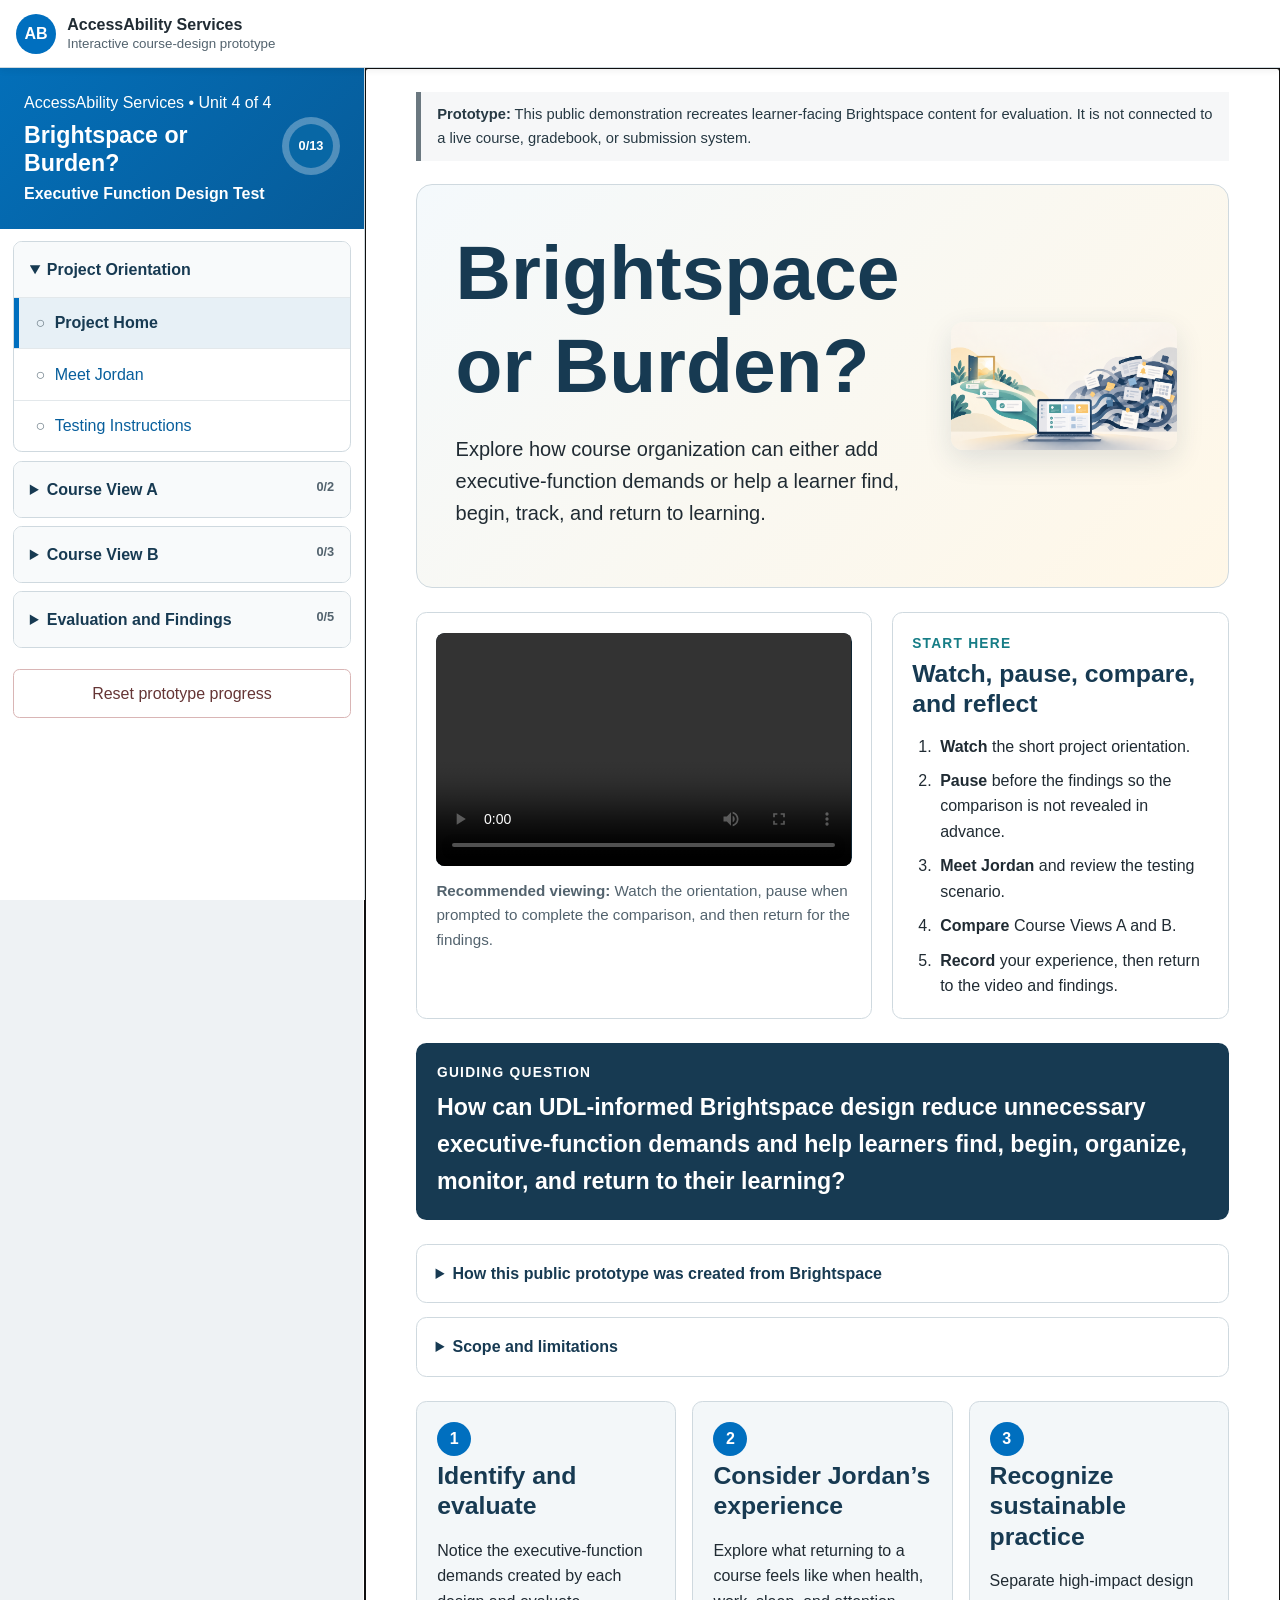
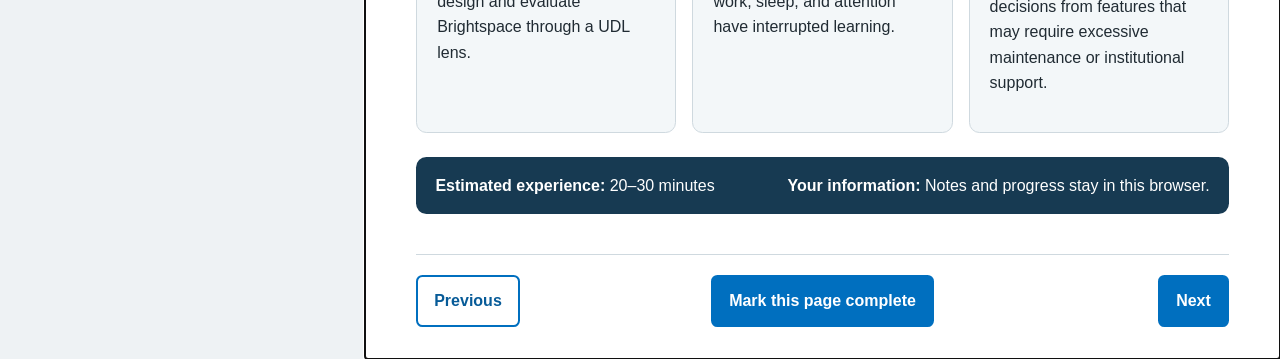
<file: index.html>
<!doctype html>
<html lang="en">
<head>
  <meta charset="utf-8">
  <meta name="viewport" content="width=device-width, initial-scale=1">
  <meta name="description" content="An interactive Brightspace-inspired prototype exploring executive-function-friendly course design through Universal Design for Learning.">
  <title>Brightspace or Burden? Executive Function Design Test</title>
  <link rel="stylesheet" href="styles.css">
  <script src="app.js" defer></script>
</head>
<body>
  <a class="skip-link" href="#main-content">Skip to main content</a>

  <header class="topbar">
    <button class="icon-button menu-button" id="menu-button" type="button" aria-expanded="false" aria-controls="course-navigation">
      <span aria-hidden="true">☰</span><span class="sr-only">Open course navigation</span>
    </button>
    <a class="brand" href="#home" data-page-link="home">
      <span class="brand-mark" aria-hidden="true">AB</span>
      <span><strong>AccessAbility Services</strong><small>Interactive course-design prototype</small></span>
    </a>
  </header>

  <div class="app-shell">
    <aside class="sidebar" id="course-navigation" aria-label="Course navigation">
      <div class="course-banner">
        <p>AccessAbility Services <span aria-hidden="true">•</span> Unit 4 of 4</p>
        <div class="course-title-row">
          <h1>Brightspace or Burden?</h1>
          <div class="progress-ring" id="progress-ring" role="img" aria-label="0 of 13 pages complete">
            <span id="progress-count">0/13</span>
          </div>
        </div>
        <p class="course-subtitle">Executive Function Design Test</p>
      </div>

      <nav class="course-nav" aria-label="Prototype pages">
        <details open>
          <summary>Project Orientation</summary>
          <a href="#home" data-page-link="home">Project Home</a>
          <a href="#jordan" data-page-link="jordan">Meet Jordan</a>
          <a href="#instructions" data-page-link="instructions">Testing Instructions</a>
        </details>
        <details>
          <summary>Course View A <span class="module-count">0/2</span></summary>
          <a href="#view-a" data-page-link="view-a">Week 4: Investigative Thinking</a>
          <a href="#assignment-a" data-page-link="assignment-a">A – Field Observation Brief</a>
        </details>
        <details>
          <summary>Course View B <span class="module-count">0/3</span></summary>
          <a href="#view-b" data-page-link="view-b">Week 4: Observation vs. Inference</a>
          <a href="#checklist" data-page-link="checklist">Jordan’s Return-to-Learning Checklist</a>
          <a href="#assignment-b" data-page-link="assignment-b">B – Field Observation Brief</a>
        </details>
        <details>
          <summary>Evaluation and Findings <span class="module-count">0/5</span></summary>
          <a href="#evaluation" data-page-link="evaluation">Participant Evaluation</a>
          <a href="#educator" data-page-link="educator">Practical Faculty Resource</a>
          <a href="#findings" data-page-link="findings">Best-Practice Findings</a>
          <a href="#sources" data-page-link="sources">Sources and Course Connections</a>
          <a href="#discussion" data-page-link="discussion">Discussion Activity</a>
        </details>
      </nav>

      <button id="reset-button" class="reset-button" type="button">Reset prototype progress</button>
    </aside>

    <div class="sidebar-scrim" id="sidebar-scrim" hidden></div>

    <main id="main-content" class="main-content" tabindex="-1">
      <div class="prototype-notice" role="note">
        <strong>Prototype:</strong> This public demonstration recreates learner-facing Brightspace content for evaluation. It is not connected to a live course, gradebook, or submission system.
      </div>

      <section class="page is-active" id="page-home" data-page="home" aria-labelledby="home-title">
        <div class="hero">
          <div class="hero-copy">
            <h2 id="home-title">Brightspace or Burden?</h2>
            <p class="hero-lead">Explore how course organization can either add executive-function demands or help a learner find, begin, track, and return to learning.</p>
          </div>
          <img src="assets/brightspace-burden-hero.png" alt="A laptop between a clear, supported pathway and a crowded tangle of competing information.">
        </div>

        <section class="orientation-section" aria-labelledby="walkthrough-title">
          <div class="video-stage">
            <video
              class="project-video"
              controls
              preload="metadata"
              aria-label="Brightspace or Burden project walkthrough by Alison Dodge"
            >
              <source src="assets/project-walkthrough.mp4" type="video/mp4">
              Your browser does not support the video player.
              <a href="assets/project-walkthrough.mp4">Download the project walkthrough video</a>.
            </video>
            <p class="video-note"><strong>Recommended viewing:</strong> Watch the orientation, pause when prompted to complete the comparison, and then return for the findings.</p>
          </div>
          <div class="orientation-copy">
            <p class="eyebrow">Start here</p>
            <h3 id="walkthrough-title">Watch, pause, compare, and reflect</h3>
            <ol class="compact-steps">
              <li><strong>Watch</strong> the short project orientation.</li>
              <li><strong>Pause</strong> before the findings so the comparison is not revealed in advance.</li>
              <li><strong>Meet Jordan</strong> and review the testing scenario.</li>
              <li><strong>Compare</strong> Course Views A and B.</li>
              <li><strong>Record</strong> your experience, then return to the video and findings.</li>
            </ol>
          </div>
        </section>

        <div class="research-question" role="note">
          <p class="eyebrow">Guiding question</p>
          <p>How can UDL-informed Brightspace design reduce unnecessary executive-function demands and help learners find, begin, organize, monitor, and return to their learning?</p>
        </div>

        <details class="project-details">
          <summary>How this public prototype was created from Brightspace</summary>
          <div>
            <p>I first built the learner-facing pages and activities in a D2L Brightspace sandbox. Because my classmates and colleagues cannot enter that private course, I exported the course package. It contained the HTML pages and images I created, Brightspace configuration files, and a manifest—essentially a map that tells a learning platform which files belong in the course and how they fit together.</p>
            <p>With help from ChatGPT, I used those exported materials to code this public HTML, CSS, and JavaScript reconstruction. I made the learning-content, comparison, and design decisions; ChatGPT helped translate those decisions into a working public prototype. No student records or private course data were included.</p>
          </div>
        </details>

        <details class="project-details">
          <summary>Scope and limitations</summary>
          <div>
            <p>This is a design demonstration, not a live course or a formal research study. Brightspace-only functions such as gradebook connections, institutional notifications, Class Progress data, automated outreach, and actual assignment submissions are described or simulated rather than connected to a college system.</p>
            <p>The comparison focuses on learner-facing organization and re-entry support. Participant notes and completion progress remain in the visitor's browser and are not sent to me or stored on a server.</p>
          </div>
        </details>

        <div class="info-grid three-up">
          <article class="info-card">
            <span class="card-number" aria-hidden="true">1</span>
            <h3>Identify and evaluate</h3>
            <p>Notice the executive-function demands created by each design and evaluate Brightspace through a UDL lens.</p>
          </article>
          <article class="info-card">
            <span class="card-number" aria-hidden="true">2</span>
            <h3>Consider Jordan’s experience</h3>
            <p>Explore what returning to a course feels like when health, work, sleep, and attention have interrupted learning.</p>
          </article>
          <article class="info-card">
            <span class="card-number" aria-hidden="true">3</span>
            <h3>Recognize sustainable practice</h3>
            <p>Separate high-impact design decisions from features that may require excessive maintenance or institutional support.</p>
          </article>
        </div>

        <aside class="time-card">
          <div><strong>Estimated experience:</strong> 20–30 minutes</div>
          <div><strong>Your information:</strong> Notes and progress stay in this browser.</div>
        </aside>
      </section>

      <section class="page" id="page-jordan" data-page="jordan" aria-labelledby="jordan-title" hidden>
        <p class="eyebrow">Learner persona</p>
        <h2 id="jordan-title">Meet Jordan</h2>

        <div class="persona-intro">
          <figure>
            <img src="assets/jordan.png" alt="Jordan, a fictional college student, working at a cluttered desk beside hiking gear and a laptop with mountain and FBI stickers.">
            <figcaption>Jordan is a fictional composite persona. She does not represent every student with ADHD.</figcaption>
          </figure>
          <div>
            <h3>Hi, I’m Jordan.</h3>
            <p>I’m a 20-year-old college sophomore, and I use she/her pronouns. I love hiking, being outdoors, and noticing details other people miss.</p>
            <p>I hope to become a private investigator someday. I can spot a suspicious footprint faster than I can find an assignment deadline buried halfway down a course page.</p>
            <ul class="profile-highlights" aria-label="Jordan at a glance">
              <li>College sophomore</li>
              <li>She/her</li>
              <li>Future private investigator</li>
              <li>Outdoor enthusiast</li>
            </ul>
          </div>
        </div>

        <div class="info-grid two-up">
          <article class="soft-card">
            <h3>Strengths I Bring</h3>
            <ul class="check-list">
              <li>Curiosity and close observation</li>
              <li>Strong connections between ideas</li>
              <li>Deep focus when something interests me</li>
              <li>Persistence and creative problem-solving</li>
              <li>Attention to details others may overlook</li>
            </ul>
          </article>
          <article class="soft-card warm">
            <h3>What Helps Me Learn</h3>
            <ul class="check-list">
              <li>Predictable organization</li>
              <li>Clearly visible deadlines</li>
              <li>A manageable first step</li>
              <li>Examples of completed work</li>
              <li>Progress cues and checklists</li>
              <li>Approachable ways to ask for help</li>
            </ul>
          </article>
        </div>

        <h3>How My Brain Works</h3>
        <p>I have ADHD. My brain is curious, observant, and always making connections, but every notification, open tab, unfinished task, and vague direction can feel like it is competing for my attention at the same time. I can become completely absorbed in something interesting and then realize hours have passed.</p>
        <p>Starting a task is often harder than completing it once I understand exactly where to begin. I take medication to help with focus, but I do not always like how it makes me feel, so I am not always consistent about taking it. Changes in medication or sleep can leave me feeling foggy, disconnected, and in need of time to feel grounded again.</p>
        <p>Missing even a few classes can make returning feel overwhelming. I may not know what I missed, what matters most, or where I should restart.</p>

        <div class="callout dark">
          <h3>Help Me Find My Way Back In</h3>
          <p>When I return after falling behind, I need the course to help me answer:</p>
          <ul>
            <li>What is most important right now?</li>
            <li>What is due next?</li>
            <li>How long might it take?</li>
            <li>What is the first small action?</li>
            <li>How will I know when I am finished?</li>
            <li>Where can I ask for help without feeling judged?</li>
          </ul>
        </div>
      </section>

      <section class="page" id="page-instructions" data-page="instructions" aria-labelledby="instructions-title" hidden>
        <p class="eyebrow">Before you compare</p>
        <h2 id="instructions-title">Help Jordan Find Her Next Step</h2>
        <img class="scenario-banner" src="assets/jordan-testing-scenario.png" alt="Jordan at her desk beside the title Jordan and the Testing Scenario.">
        <div class="callout blue">
          <strong>Estimated time:</strong> 3–5 minutes for each course view.
        </div>
        <h3>The Scenario</h3>
        <p>Imagine that Jordan has missed three days because her sleep, medication, work, and mental-health demands became difficult to manage. She has reopened the course and wants to get back on track, but she does not know where to begin.</p>
        <div class="callout gold">
          <h3>This Is a Test of the Design</h3>
          <p>This is not a test of you or your ability to use Brightspace. If information is difficult to find, that is useful evidence about the learning environment.</p>
          <p><strong>You are locating information—not completing or submitting the Field Observation Brief.</strong></p>
        </div>
        <h3>What to Find in Each Version</h3>
        <ol class="numbered-list">
          <li>Start the timer.</li>
          <li>Find what assignment is due next.</li>
          <li>Find the assignment deadline.</li>
          <li>Identify the first action Jordan should take.</li>
          <li>Find the available response formats.</li>
          <li>Find the evaluation criteria.</li>
          <li>Find where Jordan can go for help.</li>
          <li>Stop the timer and record your experience.</li>
        </ol>
        <button class="primary-button" type="button" data-go="view-a">Begin with Course View A</button>
      </section>

      <section class="page" id="page-view-a" data-page="view-a" aria-labelledby="view-a-title" hidden>
        <div class="page-heading-row">
          <div><p class="eyebrow">Course View A</p><h2 id="view-a-title">Week 4: Investigative Thinking</h2></div>
          <div class="timer-card" data-timer="a">
            <span class="timer-label">View A timer</span>
            <output class="timer-output" aria-live="polite">00:00</output>
            <button class="small-button timer-start" type="button">Start</button>
            <button class="small-button timer-stop" type="button">Stop</button>
            <button class="text-button timer-reset" type="button">Reset</button>
          </div>
        </div>
        <div class="dense-course-page">
          <p>Welcome to Week 4. We are continuing our work on observation and inference, which you will need for the discussion and the Field Observation Brief. Review the Week 4 materials and complete the Field Observation Brief. For the brief, use the case note and identify three details that are direct observations and three details that are interpretations. Explain why confusing the two could affect a conclusion. Your response should be 150–200 words, although you may submit a two-minute audio response or a one-page visual instead. Make sure you refer to at least one idea from the lesson. This should take approximately 25 minutes after you review the short reading. The Field Observation Brief is due Sunday at 11:59 p.m. and is worth 10 points. The rubric considers use of evidence, distinction between observation and inference, clarity, and reflection. If you missed earlier work, review the previous announcement and then return here. Questions can be brought to office hours or sent through the course communication tool.</p>
          <h3>Weekly Materials</h3>
          <h4>Observation or Assumption?</h4>
          <p>An observation describes something that can be directly noticed or verified. An inference is an interpretation based on those details and a person’s prior knowledge. Strong investigators separate the two so that an early assumption does not quietly become “evidence.”</p>
          <h4>Case Note</h4>
          <p>At 8:05 a student entered the room after the instructor began speaking. Directions appeared on the screen for approximately 20 seconds. The student opened a laptop, looked at the course page, and asked a nearby classmate which file to open.</p>
          <h4>Field Observation Brief Rubric</h4>
          <ul><li>Use of evidence: 40%</li><li>Distinction between observation and inference: 30%</li><li>Clarity: 20%</li><li>Reflection: 10%</li></ul>
          <h4>Questions and Assistance</h4>
          <p>Use the course communication tool or attend office hours if you have questions. If you are catching up, explain what you have completed and what is blocking your next step.</p>
        </div>
        <div class="button-row page-actions-inline">
          <button class="secondary-button" type="button" data-go="assignment-a">Open A – Field Observation Brief</button>
          <button class="primary-button" type="button" data-go="evaluation">Record View A results</button>
        </div>
      </section>

      <section class="page" id="page-assignment-a" data-page="assignment-a" aria-labelledby="assignment-a-title" hidden>
        <p class="eyebrow">Course View A</p>
        <h2 id="assignment-a-title">A – Field Observation Brief</h2>
        <div class="simulation-warning"><strong>Simulation only—do not submit.</strong></div>
        <div class="assignment-panel plain-assignment">
          <h3>Field Observation Brief</h3>
          <p>Review the case note provided in the Week 4 course materials.</p>
          <p>In your response:</p>
          <ol><li>Identify three direct observations.</li><li>Identify three possible inferences.</li><li>Explain why confusing observation and inference could affect a conclusion.</li><li>Refer to at least one idea from the lesson.</li></ol>
          <h3>Response Options</h3>
          <p>Choose one:</p>
          <ul><li>A written response of 150–200 words</li><li>An audio response of no more than two minutes</li><li>A one-page visual response with brief explanatory labels</li></ul>
          <h3>Evaluation Criteria</h3>
          <ul><li>Use of evidence: 40%</li><li>Distinction between observation and inference: 30%</li><li>Clarity: 20%</li><li>Reflection: 10%</li></ul>
        </div>
        <button class="primary-button" type="button" data-go="view-b">Continue to Course View B</button>
      </section>

      <section class="page" id="page-view-b" data-page="view-b" aria-labelledby="view-b-title" hidden>
        <div class="page-heading-row">
          <div><p class="eyebrow">Course View B</p><h2 id="view-b-title">Week 4: Observation vs. Inference</h2></div>
          <div class="timer-card" data-timer="b">
            <span class="timer-label">View B timer</span>
            <output class="timer-output" aria-live="polite">00:00</output>
            <button class="small-button timer-start" type="button">Start</button>
            <button class="small-button timer-stop" type="button">Stop</button>
            <button class="text-button timer-reset" type="button">Reset</button>
          </div>
        </div>
        <p class="page-lead">Use the case note to separate what can be directly observed from what has been inferred. Follow the path below and choose the response format that works best for you.</p>

        <section class="objective-card" id="objective">
          <h3>Learning Objective</h3>
          <p>Separate direct observation from inference and explain how confusing the two can affect a conclusion.</p>
        </section>

        <section class="glance-card">
          <h3>At a Glance</h3>
          <div class="glance-grid">
            <div><strong>Assignment</strong><span>Field Observation Brief</span></div>
            <div><strong>Due</strong><span>Sunday, November 1, 2026, at 11:59 p.m. Eastern Time</span></div>
            <div><strong>Estimated Time</strong><span>Approximately 25 minutes</span></div>
            <div><strong>Value</strong><span>10 points</span></div>
          </div>
        </section>

        <section aria-labelledby="start-here-title">
          <h3 id="start-here-title">Start Here: Follow These Steps</h3>
          <ol class="action-path">
            <li><span>1</span><div><strong>Read the short explanation</strong><small>Learn the difference between an observation and an inference.</small></div><a href="#explanation" data-scroll-target="explanation">Begin Here</a></li>
            <li><span>2</span><div><strong>Review the case note</strong><small>Identify three direct observations and three possible interpretations.</small></div><a href="#case-note" data-scroll-target="case-note">Open Case Note</a></li>
            <li><span>3</span><div><strong>Open the Field Observation Brief</strong><small>Complete the Notice, Interpret, Reflect, and Connect steps.</small></div><button type="button" data-go="assignment-b">Open Assignment</button></li>
            <li><span>4</span><div><strong>Choose how to respond</strong><small>Select a written, audio, or one-page visual response.</small></div><a href="#response-options" data-scroll-target="response-options">View Options</a></li>
            <li><span>5</span><div><strong>Review what success looks like</strong><small>Check the expectations before submitting your work.</small></div><a href="#success-criteria" data-scroll-target="success-criteria">View Criteria</a></li>
          </ol>
        </section>

        <section id="explanation" class="content-section">
          <h3>Observation or Inference?</h3>
          <p>An <strong>observation</strong> describes something that can be directly noticed or verified. An <strong>inference</strong> is an interpretation based on those details and a person’s prior knowledge.</p>
          <p>Separating the two helps prevent an early assumption from quietly becoming “evidence.”</p>
        </section>

        <section id="case-note" class="case-note">
          <h3>Case Note</h3>
          <p>At 8:05, a student entered the room after the instructor began speaking. Directions appeared on the screen for approximately 20 seconds. The student opened a laptop, looked at the course page, and asked a nearby classmate which file to open.</p>
        </section>

        <section id="response-options" class="content-section">
          <h3>Choose How to Respond</h3>
          <ul class="choice-list"><li>Written response of 150–200 words</li><li>Audio response of no more than two minutes</li><li>One-page visual response with brief explanatory labels</li></ul>
        </section>

        <section id="success-criteria" class="content-section">
          <h3>What Success Looks Like</h3>
          <div class="criteria-grid"><div><strong>40%</strong><span>Use of evidence</span></div><div><strong>30%</strong><span>Observation vs. inference</span></div><div><strong>20%</strong><span>Clarity</span></div><div><strong>10%</strong><span>Reflection</span></div></div>
        </section>

        <div class="info-grid two-up">
          <article class="soft-card">
            <h3>Returning After an Absence?</h3>
            <p>You do not need to complete the entire week at once. Start with the short explanation, then complete Steps 1 and 2 of the Field Observation Brief.</p>
            <button class="secondary-button" type="button" data-go="checklist">Open Return Checklist</button>
          </article>
          <article class="soft-card">
            <h3>Need Help?</h3>
            <p>You can contact the instructor without writing a long explanation.</p>
            <blockquote>“I completed _____. My next question or challenge is _____.”</blockquote>
            <button class="primary-button" type="button" id="copy-help-message">Copy the Message Starter</button>
          </article>
        </div>
        <button class="primary-button" type="button" data-go="evaluation">Record View B results</button>
      </section>

      <section class="page" id="page-checklist" data-page="checklist" aria-labelledby="checklist-title" hidden>
        <p class="eyebrow">Return-to-learning support</p>
        <h2 id="checklist-title">Jordan’s Return-to-Learning Checklist</h2>
        <div class="checklist-progress" aria-live="polite"><strong id="checklist-count">0 of 7 items complete</strong><div class="progress-bar"><span id="checklist-bar"></span></div></div>
        <p>Complete Week 4 one manageable action at a time. Your selections are saved only in this browser.</p>
        <div class="interactive-checklist">
          <label><input type="checkbox" data-check-item="overview"><span><strong>Open the Week 4 overview.</strong><small>Due November 1, 2026, 11:59 p.m.</small></span></label>
          <label><input type="checkbox" data-check-item="due"><span><strong>Identify what is due next.</strong><small>Due November 1, 2026, 11:59 p.m.</small></span></label>
          <label><input type="checkbox" data-check-item="directions"><span><strong>Read the assignment directions.</strong><small>Due November 1, 2026, 11:59 p.m.</small></span></label>
          <label><input type="checkbox" data-check-item="format"><span><strong>Choose one response format.</strong><small>Written, audio, or one-page visual</small></span></label>
          <label><input type="checkbox" data-check-item="start"><span><strong>Complete one 15-minute starting action.</strong><small>Beginning counts as progress.</small></span></label>
          <label><input type="checkbox" data-check-item="criteria"><span><strong>Review the success criteria.</strong><small>Know what matters before continuing.</small></span></label>
          <label><input type="checkbox" data-check-item="help"><span><strong>Submit the work or ask for help.</strong><small>Use the message starter if you are stuck.</small></span></label>
        </div>
        <section class="checklist-explainer" aria-labelledby="checklist-explainer-title">
          <h3 id="checklist-explainer-title">What the Brightspace Checklist Can Do</h3>
          <p>Brightspace checklists can group required or recommended actions into categories. Instructors can add descriptions, direct Quicklinks to course materials, due dates, and optional calendar display. Learners mark items complete, and checklist completion can appear in Class Progress when that feature is available to the instructor.</p>
          <div class="info-grid two-up">
            <article class="soft-card">
              <h4>Where It May Help</h4>
              <ul>
                <li>Returning after an absence or interruption</li>
                <li>Beginning a complex week or long-term project</li>
                <li>Externalizing sequence, working memory, and progress</li>
                <li>Making required and recommended actions more visible</li>
              </ul>
            </article>
            <article class="soft-card warm">
              <h4>Questions and Limitations</h4>
              <ul>
                <li>Will students know where the checklist is and why it matters?</li>
                <li>Does it clarify the course path or create another place to check?</li>
                <li>Are the steps meaningful, or are there too many small checkboxes?</li>
                <li>Because students mark items themselves, completion is not proof of learning.</li>
              </ul>
            </article>
          </div>
          <p><strong>Faculty design suggestion:</strong> Use one short checklist for a complex week, major assignment, or re-entry pathway. Keep the items in the same order as the module, begin each with an action verb, link directly to the resource, and explain whether each item is required or recommended.</p>
          <p><a href="https://community.d2l.com/brightspace/kb/articles/34713-about-checklist" target="_blank" rel="noopener">Review D2L’s official Checklist documentation</a> or <a href="https://community.d2l.com/brightspace/kb/articles/1697-about-class-progress" target="_blank" rel="noopener">learn how checklist completion can appear in Class Progress</a>.</p>
        </section>
        <div class="button-row"><button class="secondary-button" type="button" data-go="view-b">Return to overview</button><button class="primary-button" type="button" data-go="assignment-b">Open assignment</button></div>
      </section>

      <section class="page" id="page-assignment-b" data-page="assignment-b" aria-labelledby="assignment-b-title" hidden>
        <p class="eyebrow">Course View B</p>
        <h2 id="assignment-b-title">B – Field Observation Brief</h2>
        <div class="simulation-warning"><strong>Simulation only—do not submit.</strong></div>
        <div class="assignment-meta"><span><strong>Due:</strong> November 1, 2026, 11:59 p.m. ET</span><span><strong>Time:</strong> Approximately 25 minutes</span><span><strong>Value:</strong> 10 points</span></div>
        <div class="assignment-panel">
          <h3>Your Task</h3>
          <p>Review the case note, then:</p>
          <ol class="numbered-list"><li>Identify three direct observations.</li><li>Identify three possible inferences.</li><li>Explain why confusing observation and inference could affect a conclusion.</li><li>Refer to at least one idea from the lesson.</li></ol>
          <fieldset class="response-choice"><legend>Choose a response format</legend><label><input type="radio" name="format" value="written"> Written response: 150–200 words</label><label><input type="radio" name="format" value="audio"> Audio response: no more than two minutes</label><label><input type="radio" name="format" value="visual"> One-page visual with brief explanatory labels</label></fieldset>
          <h3>What Success Looks Like</h3>
          <ul><li><strong>Use of evidence:</strong> 40%</li><li><strong>Distinction between observation and inference:</strong> 30%</li><li><strong>Clarity:</strong> 20%</li><li><strong>Reflection:</strong> 10%</li></ul>
          <div class="callout blue"><strong>First 15-minute action:</strong> Copy the case note into your workspace and mark three details you can directly verify.</div>
        </div>
        <div class="button-row"><button class="secondary-button" type="button" data-go="checklist">Use the return checklist</button><button class="primary-button" type="button" data-go="evaluation">Evaluate the two designs</button></div>
      </section>

      <section class="page" id="page-evaluation" data-page="evaluation" aria-labelledby="evaluation-title" hidden>
        <p class="eyebrow">Record your experience</p>
        <h2 id="evaluation-title">Participant Evaluation</h2>
        <p>Do not include your name or private information. This activity evaluates the design—not the participant.</p>
        <form id="evaluation-form">
          <div class="evaluation-grid">
            <fieldset><legend>Version A</legend>
              <label>Time required in seconds <input type="number" min="0" name="a-time" inputmode="numeric"></label>
              <label>Did you find the assignment? <select name="a-assignment"><option value="">Choose</option><option>Yes</option><option>Partly</option><option>No</option></select></label>
              <label>Did you find the deadline? <select name="a-deadline"><option value="">Choose</option><option>Yes</option><option>Partly</option><option>No</option></select></label>
              <label>Did you identify the first action? <select name="a-first"><option value="">Choose</option><option>Yes</option><option>Partly</option><option>No</option></select></label>
              <label>Did you find a help route? <select name="a-help"><option value="">Choose</option><option>Yes</option><option>Partly</option><option>No</option></select></label>
              <label>Mental effort: <output id="a-effort-output">3</output> of 5 <input type="range" name="a-effort" id="a-effort" min="1" max="5" value="3"></label>
              <label>Confidence: <output id="a-confidence-output">3</output> of 5 <input type="range" name="a-confidence" id="a-confidence" min="1" max="5" value="3"></label>
            </fieldset>
            <fieldset><legend>Version B</legend>
              <label>Time required in seconds <input type="number" min="0" name="b-time" inputmode="numeric"></label>
              <label>Did you find the assignment? <select name="b-assignment"><option value="">Choose</option><option>Yes</option><option>Partly</option><option>No</option></select></label>
              <label>Did you find the deadline? <select name="b-deadline"><option value="">Choose</option><option>Yes</option><option>Partly</option><option>No</option></select></label>
              <label>Did you identify the first action? <select name="b-first"><option value="">Choose</option><option>Yes</option><option>Partly</option><option>No</option></select></label>
              <label>Did you find a help route? <select name="b-help"><option value="">Choose</option><option>Yes</option><option>Partly</option><option>No</option></select></label>
              <label>Mental effort: <output id="b-effort-output">3</output> of 5 <input type="range" name="b-effort" id="b-effort" min="1" max="5" value="3"></label>
              <label>Confidence: <output id="b-confidence-output">3</output> of 5 <input type="range" name="b-confidence" id="b-confidence" min="1" max="5" value="3"></label>
            </fieldset>
          </div>
          <h3>Reflect on the Experience</h3>
          <label>Which version made the next step easier to identify, and why?<textarea name="reflection-next" rows="4"></textarea></label>
          <label>What reduced or increased your mental effort?<textarea name="reflection-effort" rows="4"></textarea></label>
          <label>Which version would better support Jordan after missing several days?<textarea name="reflection-jordan" rows="4"></textarea></label>
          <label>What is one change you would make before using this design with students?<textarea name="reflection-change" rows="4"></textarea></label>
          <div class="button-row"><button class="primary-button" type="button" id="download-notes">Download my notes</button><button class="secondary-button" type="button" data-go="educator">Continue to faculty resource</button></div>
          <p class="save-status" id="save-status" aria-live="polite">Responses save automatically in this browser.</p>
        </form>
      </section>

      <section class="page" id="page-educator" data-page="educator" aria-labelledby="educator-title" hidden>
        <p class="eyebrow">Sustainable course-design support</p>
        <h2 id="educator-title">Practical Faculty Resource</h2>
        <p>This page turns the project findings into a reusable starting point for faculty. The feasibility review is included here because a learner support must also be realistic for instructors to create, maintain, and use consistently.</p>

        <section class="faculty-template" aria-labelledby="faculty-template-title">
          <p class="eyebrow">Reusable starting point</p>
          <h3 id="faculty-template-title">Brightspace Weekly Overview Template</h3>
          <p>This reusable HTML page gives faculty a consistent starting structure for weekly or module content. It includes a learning objective, an At a Glance block, a numbered learning pathway, response options, success criteria, re-entry guidance, and a direct help route. Faculty replace the bracketed text and insert their own Brightspace Quicklinks.</p>
          <p>The template does not imitate every Brightspace function or create persistent check marks. When learner-controlled progress tracking is useful, faculty should create a separate Brightspace Checklist and link it from the overview page.</p>

          <h4>Feasibility at a Glance</h4>
          <div class="feasibility-grid">
            <article>
              <h5>Cost and access</h5>
              <p>Brightspace is institutionally licensed. The suggested starting practices use tools already available within the LMS, but access to Class Progress, Intelligent Agents, and other features depends on institutional settings and permissions.</p>
            </article>
            <article>
              <h5>Time and maintenance</h5>
              <p>A reusable weekly template requires moderate setup once and relatively little weekly maintenance. Checklists require purposeful updates so that dates, links, and sequence remain accurate.</p>
            </article>
            <article>
              <h5>Learning curve and support</h5>
              <p>Clear headings, an At a Glance block, and direct Quicklinks require basic course-building skills. More advanced progress monitoring and outreach may require training, administrator permissions, and a shared faculty workflow.</p>
            </article>
            <article>
              <h5>Scalable starting point</h5>
              <p>Faculty do not need to use every Brightspace feature at once. A consistent overview, visible first action, re-entry pathway, and direct help route offer high learner value without creating an unsustainable redesign.</p>
            </article>
          </div>

          <div class="table-wrap"><table><caption>Estimated effort and value of prototype supports</caption><thead><tr><th scope="col">Support</th><th scope="col">Initial effort</th><th scope="col">Ongoing effort</th><th scope="col">Learner value</th><th scope="col">What makes it sustainable</th></tr></thead><tbody>
            <tr><th scope="row">Consistent weekly structure</th><td>Moderate</td><td>Low</td><td>High</td><td>Reusable module template</td></tr>
            <tr><th scope="row">Purpose, deadline, time estimate, and first action</th><td>Low</td><td>Low</td><td>High</td><td>Short “At a Glance” block</td></tr>
            <tr><th scope="row">Numbered action pathway</th><td>Moderate</td><td>Low</td><td>High</td><td>Copy and update the same five-step pattern</td></tr>
            <tr><th scope="row">Multiple response formats</th><td>Moderate</td><td>Moderate</td><td>High</td><td>Shared criteria across formats</td></tr>
            <tr><th scope="row">Return-to-learning checklist</th><td>Moderate</td><td>Moderate</td><td>High</td><td>Use selectively for complex weeks or projects</td></tr>
            <tr><th scope="row">Direct, approachable help route</th><td>Low</td><td>Low</td><td>High</td><td>Reusable message starter</td></tr>
            <tr><th scope="row">Class Progress and automated outreach</th><td>High</td><td>Moderate</td><td>Potentially high</td><td>Training, permissions, and clear faculty workflow</td></tr>
          </tbody></table></div>

          <div class="callout gold"><strong>Feasibility finding:</strong> The strongest starting practices are not the most technically complex. Predictability, clarity, visible next actions, and human support can be built into a reusable template.</div>
          <div class="button-row">
            <a class="secondary-button" href="assets/brightspace-weekly-overview-template.html" target="_blank" rel="noopener">Preview Faculty Template</a>
            <a class="primary-button" href="assets/brightspace-weekly-overview-template.html" download>Download HTML Template</a>
          </div>
        </section>

        <h3>Questions for Educators</h3>
        <ul><li>Do you currently use Brightspace checklists? If so, how do students respond to them?</li><li>Which supports could be built into a reusable course template?</li><li>Which features depend on institutional settings or permissions?</li><li>Which practices provide enough learner value to justify the effort?</li><li>What training or examples would make adoption more realistic?</li></ul>
        <button class="primary-button" type="button" data-go="findings">Review the findings</button>
      </section>

      <section class="page" id="page-findings" data-page="findings" aria-labelledby="findings-title" hidden>
        <p class="eyebrow">Design analysis and working findings</p>
        <h2 id="findings-title">What the Comparison Suggests</h2>
        <p class="page-lead">These are design-based observations from the prototype—not claims from formal research with a large participant group.</p>
        <div class="comparison-grid">
          <article><h3>Course View A</h3><p>Information is present but competes for attention. The learner must independently locate, prioritize, and sequence the steps. Returning after an absence is possible, but effortful.</p></article>
          <article><h3>Course View B</h3><p>The deadline, estimated time, purpose, and first action are visible. Numbered steps guide the pathway, while response choices, success criteria, re-entry cues, and help are grouped around learner decisions.</p></article>
          <article class="insight"><h3>Key Insight</h3><p>Having the right information is not enough. Structure, sequencing, and clarity determine whether a learner can act on it with confidence.</p></article>
        </div>

        <h3>Connections to Universal Design for Learning</h3>
        <div class="udl-grid">
          <article><h4>Engagement</h4><p>Predictable structure, manageable entry points, reduced uncertainty, and a clear return pathway help sustain effort without lowering the academic goal.</p></article>
          <article><h4>Representation</h4><p>Headings, visual grouping, concise summaries, direct links, and repeated layout cues make important information easier to perceive and interpret.</p></article>
          <article><h4>Action &amp; Expression</h4><p>Multiple response formats, visible success criteria, progress cues, and flexible pathways give learners meaningful ways to plan and demonstrate learning.</p></article>
        </div>

        <div class="callout blue"><strong>UDL interpretation:</strong> View B transfers some unnecessary executive-function demands from the learner into the design of the environment while maintaining the same learning objective.</div>

        <h3>Five Practices to Begin With</h3>
        <ol class="recommendations"><li><strong>Use a consistent weekly module structure.</strong><span>Keep names, sequence, and location predictable.</span></li><li><strong>Group essential orientation information.</strong><span>Show the purpose, exact deadline, time estimate, and first action together.</span></li><li><strong>Make the path visible.</strong><span>Use numbered, linked steps and explain what completion looks like.</span></li><li><strong>Design for re-entry.</strong><span>Tell students where to restart after an absence or interruption.</span></li><li><strong>Make help approachable.</strong><span>Provide a direct route and a message starter that reduces the burden of asking.</span></li></ol>

        <h3>Reflection on Brightspace</h3>
        <p>While building and testing this prototype, I found that Brightspace offered several ways to navigate to the same information. That flexibility can be helpful, but it can also make course building and learner navigation feel less natural. The platform provides useful tools—content units, completion tracking, checklists, calendar dates, accessibility checking, Class Progress, and automated outreach—but those tools do not automatically create an executive-function-friendly course. Their value depends on whether educators select, organize, explain, and maintain them intentionally.</p>
        <button class="primary-button" type="button" data-go="sources">Review sources and course connections</button>
      </section>

      <section class="page" id="page-sources" data-page="sources" aria-labelledby="sources-title" hidden>
        <p class="eyebrow">Research foundation and course connections</p>
        <h2 id="sources-title">Sources and Course Connections</h2>
        <p class="page-lead">The prototype grew from course readings, module discussions, the CAST UDL Guidelines, official Brightspace documentation, and my daily work supporting college students. The sources below helped me move from “What is difficult for the student?” to “What can the learning environment make clearer, more flexible, and easier to re-enter?”</p>

        <h3>How the Modules Shaped the Project</h3>
        <div class="module-connections">
          <article>
            <span class="module-label">Module 1</span>
            <h4>UDL as proactive design</h4>
            <p>The opening module established that moving content onto a screen is not the same as designing an effective digital learning experience. CAST’s UDL framework guided the comparison of engagement, representation, and action and expression. View B anticipates learner variability without changing the academic goal.</p>
            <p class="connection-note"><strong>Visible in the prototype:</strong> clear purpose, multiple response formats, success criteria, and a manageable first action.</p>
          </article>
          <article>
            <span class="module-label">Module 2</span>
            <h4>Learner variability, context, and persona</h4>
            <p>The readings challenged deficit-based interpretations of behavior and emphasized the interaction between a learner and the environment. Jordan makes those ideas concrete by combining strengths, interests, attention, health, work, sleep, and re-entry needs rather than reducing her to a diagnosis.</p>
            <p class="connection-note"><strong>Visible in the prototype:</strong> Jordan’s strengths-based profile and the question of what the course—not only the learner—can do differently.</p>
          </article>
          <article>
            <span class="module-label">Module 3</span>
            <h4>Access is more than having technology</h4>
            <p>Module 3 reinforced that access to a device or LMS does not guarantee meaningful access to learning. Siemens’s connectivist perspective also helped frame learning as connections among people, tools, and information. Technology supports learners when information is usable, expectations are understandable, and human help remains available.</p>
            <p class="connection-note"><strong>Visible in the prototype:</strong> direct links, reduced navigation demands, a message starter, and an explicit route back after interruption.</p>
          </article>
          <article>
            <span class="module-label">Module 4</span>
            <h4>Choice with purposeful structure</h4>
            <p>The synchronous-learning work highlighted the benefits and limits of live digital tools, including attention, fatigue, bandwidth, and participation preferences. The larger lesson was not to require one mode simply because the technology makes it possible.</p>
            <p class="connection-note"><strong>Visible in the prototype:</strong> written, audio, or visual response options tied to the same criteria, plus an accessible asynchronous pathway.</p>
          </article>
          <article>
            <span class="module-label">Module 5</span>
            <h4>Asynchronous structure and community</h4>
            <p>The asynchronous-learning readings made executive-function support especially relevant. Predictable modules, visible sequence, instructor presence, and meaningful interaction help learners manage time and remain connected when everyone is not working together.</p>
            <p class="connection-note"><strong>Visible in the prototype:</strong> repeated layout cues, progress tracking, the return-to-learning checklist, participant reflection, and discussion prompts.</p>
          </article>
          <article>
            <span class="module-label">Course project</span>
            <h4>Technology and design are not the same thing</h4>
            <p>Brightspace supplies Content, Checklists, completion tracking, Class Progress, and communication tools. Those features become supportive only when educators select, organize, explain, and maintain them with learner variability in mind.</p>
            <p class="connection-note"><strong>Visible in the prototype:</strong> the A/B design test, educator feasibility review, and reusable weekly overview template.</p>
          </article>
        </div>

        <h3>From Sources to Design Decisions</h3>
        <div class="table-wrap source-map"><table><caption>Research and course ideas applied in the prototype</caption><thead><tr><th scope="col">Source or idea</th><th scope="col">Connection to this project</th></tr></thead><tbody>
          <tr><th scope="row">CAST UDL Guidelines 3.0</th><td>Informed the analysis of engagement, representation, and action and expression, including learner choice and executive-function supports.</td></tr>
          <tr><th scope="row">Eide and Eide; Brown; Domings, Crevecoeur, and Ralabate</th><td>Supported a strengths-based persona and the decision to examine barriers in the environment rather than interpret difficulty as lack of ability.</td></tr>
          <tr><th scope="row">Darling-Hammond, Zielezinski, and Goldman</th><td>Reinforced that technology is most useful when paired with active learning, meaningful interaction, and appropriate learner support.</td></tr>
          <tr><th scope="row">CAST UDL Guidelines 3.0; Jones</th><td>Supported treating accessibility and inclusive design as part of course creation from the beginning rather than as accommodations added afterward.</td></tr>
          <tr><th scope="row">Siemens</th><td>Reinforced that digital learning depends on connections among people, tools, and information—not on isolated access to a platform.</td></tr>
          <tr><th scope="row">Moore</th><td>Connected predictable LMS structure, module sequence, and visible completion to executive-function support in asynchronous learning.</td></tr>
          <tr><th scope="row">Farmer; Lowenthal and colleagues; Coppola and colleagues</th><td>Informed the balance of asynchronous independence, instructor presence, learner interaction, and community-building.</td></tr>
          <tr><th scope="row">D2L Brightspace documentation</th><td>Verified what Checklists and Class Progress can do, while helping distinguish live Brightspace functions from the simulations used in this public prototype.</td></tr>
        </tbody></table></div>

        <h3>References</h3>
        <ol class="reference-list">
          <li>Brown, T. E. (2015). ADHD from stereotype to science. <em>Educational Leadership, 73</em>(2), 52–56.</li>
          <li>CAST. (2024). <a href="https://udlguidelines.cast.org/" target="_blank" rel="noopener"><em>CAST Universal Design for Learning Guidelines version 3.0</em></a>.</li>
          <li>Coppola, N. W., Hiltz, S. R., &amp; Rotter, N. G. (2002). Becoming a virtual professor: Pedagogical roles and asynchronous learning networks. <em>Journal of Management Information Systems, 18</em>(4), 169–189. <a href="https://doi.org/10.1080/07421222.2002.11045703" target="_blank" rel="noopener">https://doi.org/10.1080/07421222.2002.11045703</a></li>
          <li>Coy, K., Marino, M. T., &amp; Serianni, B. (2014). Using Universal Design for Learning in synchronous online instruction. <em>Journal of Special Education Technology, 29</em>(1), 63–74.</li>
          <li>Darling-Hammond, L., Zielezinski, M. B., &amp; Goldman, S. (2014). <a href="https://all4ed.org/publication/usingtechnology/" target="_blank" rel="noopener"><em>Using technology to support at-risk students’ learning</em></a>. Stanford Center for Opportunity Policy in Education.</li>
          <li>D2L Corporation. (n.d.-a). <a href="https://community.d2l.com/brightspace/kb/articles/34713-about-checklist" target="_blank" rel="noopener"><em>About Checklist</em></a>. Brightspace Community.</li>
          <li>D2L Corporation. (n.d.-b). <a href="https://community.d2l.com/brightspace/kb/articles/3314-about-class-progress" target="_blank" rel="noopener"><em>About Class Progress</em></a>. Brightspace Community.</li>
          <li>Domings, Y., Crevecoeur, Y. C., &amp; Ralabate, P. K. (2014). Universal Design for Learning: Meeting the needs of learners with autism spectrum disorders. In K. I. Boser, M. S. Goodwin, &amp; S. C. Wayland (Eds.), <em>Technology tools for students with autism: Innovations that enhance independence and learning</em> (pp. 21–42). Paul H. Brookes Publishing.</li>
          <li>Eide, B. L., &amp; Eide, F. F. (2006). The mislabeled child. <em>The New Atlantis</em>, (12), 46–59.</li>
          <li>Farmer, H. (2020, August 18). <a href="https://er.educause.edu/blogs/2020/8/6-models-for-blended-synchronous-and-asynchronous-online-course-delivery" target="_blank" rel="noopener">6 models for blended synchronous and asynchronous online course delivery</a>. <em>EDUCAUSE Review</em>.</li>
          <li>Jones, C. (2018). <a href="https://universityaffairs.ca/opinion/accessibility-must-be-more-than-an-add-on-to-online-pedagogy/" target="_blank" rel="noopener">Accessibility must be more than an add-on to online pedagogy</a>. <em>University Affairs</em>.</li>
          <li>Lowenthal, P. R., West, R. E., Archambault, L., &amp; Borup, J. (2020, August 24). <a href="https://er.educause.edu/articles/2020/8/engaging-students-through-asynchronous-video-based-discussions-in-online-courses" target="_blank" rel="noopener">Engaging students through asynchronous video-based discussions in online courses</a>. <em>EDUCAUSE Review</em>.</li>
          <li>Moore, E. J. (2020, September 20). <a href="https://www.novakeducation.com/blog/how-to-design-effective-canvas-modules" target="_blank" rel="noopener">How to design effective Canvas modules</a>. Novak Education.</li>
          <li>Siemens, G. (2005). <a href="https://www.itdl.org/Journal/Jan_05/article01.htm" target="_blank" rel="noopener">Connectivism: A learning theory for the digital age</a>. <em>International Journal of Instructional Technology and Distance Learning, 2</em>(1).</li>
        </ol>

        <div class="callout blue"><strong>Use of course material:</strong> The references are included to make the intellectual path of the project visible. The prototype also reflects my professional experience supporting students with executive-function, access, and re-entry needs.</div>
        <button class="primary-button" type="button" data-go="discussion">Continue to discussion</button>
      </section>

      <section class="page" id="page-discussion" data-page="discussion" aria-labelledby="discussion-title" hidden>
        <p class="eyebrow">Final discussion</p>
        <h2 id="discussion-title">What Would You Carry Forward?</h2>
        <div class="discussion-grid">
          <article class="soft-card"><h3>From your perspective</h3><ul><li>Which features offer the greatest learner benefit?</li><li>Which practices can educators realistically maintain?</li><li>What features might require additional training or support?</li></ul></article>
          <article class="soft-card warm"><h3>From Jordan’s perspective</h3><ul><li>Which course view helps her find, begin, track, and return?</li><li>What specific features are most helpful?</li><li>What barriers remain?</li></ul></article>
        </div>
        <div class="callout dark"><h3>Discussion Directions</h3><p>Write one or two short paragraphs. Address both your own perspective and Jordan’s perspective.</p></div>
        <h3>Working Conclusion</h3>
        <p>Brightspace can support executive functioning when educators use predictable organization, visible expectations, manageable next steps, progress cues, and clear pathways to human support. The platform alone does not create an accessible learning experience. The way its features are selected, organized, explained, and maintained determines whether the technology reduces barriers or adds new ones.</p>
        <button class="secondary-button" type="button" data-go="home">Return to project home</button>
      </section>

      <footer class="page-footer">
        <button type="button" id="previous-page" class="secondary-button">Previous</button>
        <button type="button" id="complete-page" class="complete-button">Mark this page complete</button>
        <button type="button" id="next-page" class="primary-button">Next</button>
      </footer>
    </main>
  </div>

  <div class="toast" id="toast" role="status" aria-live="polite" hidden></div>
</body>
</html>
</file>
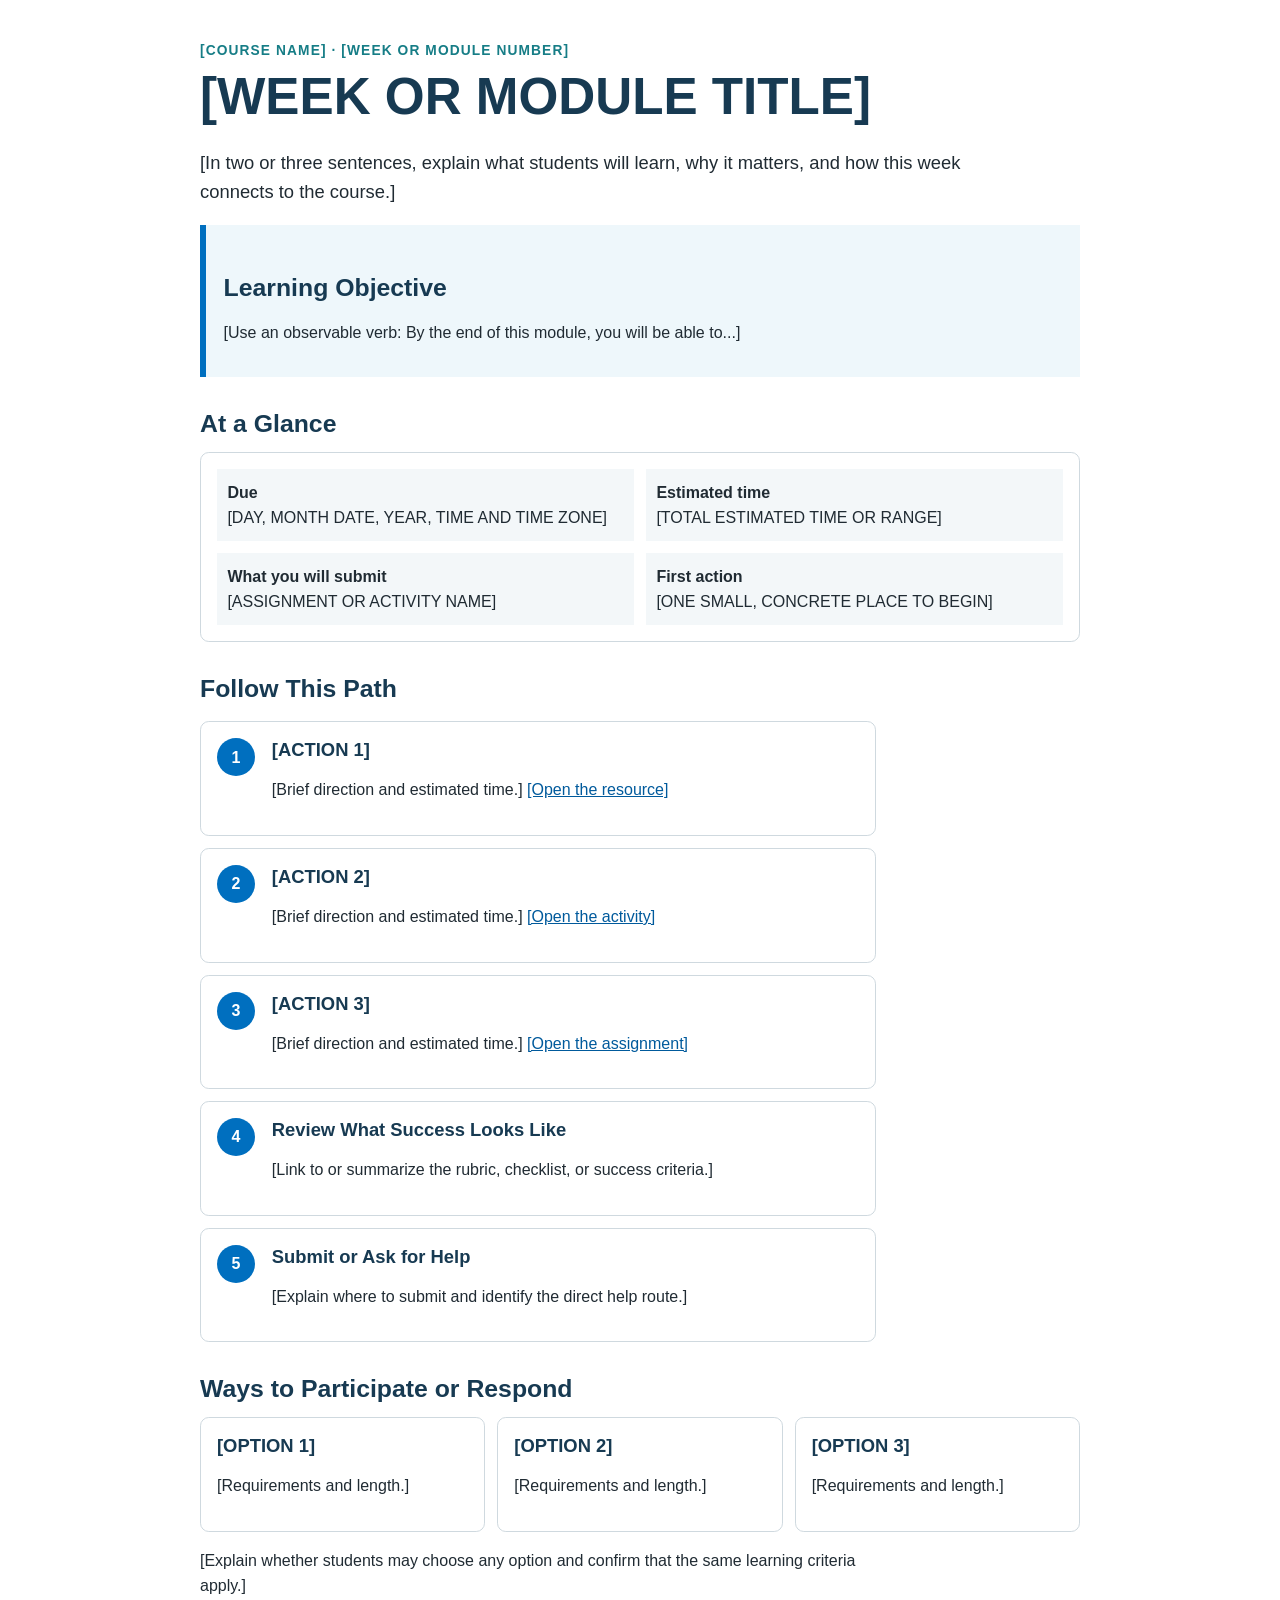
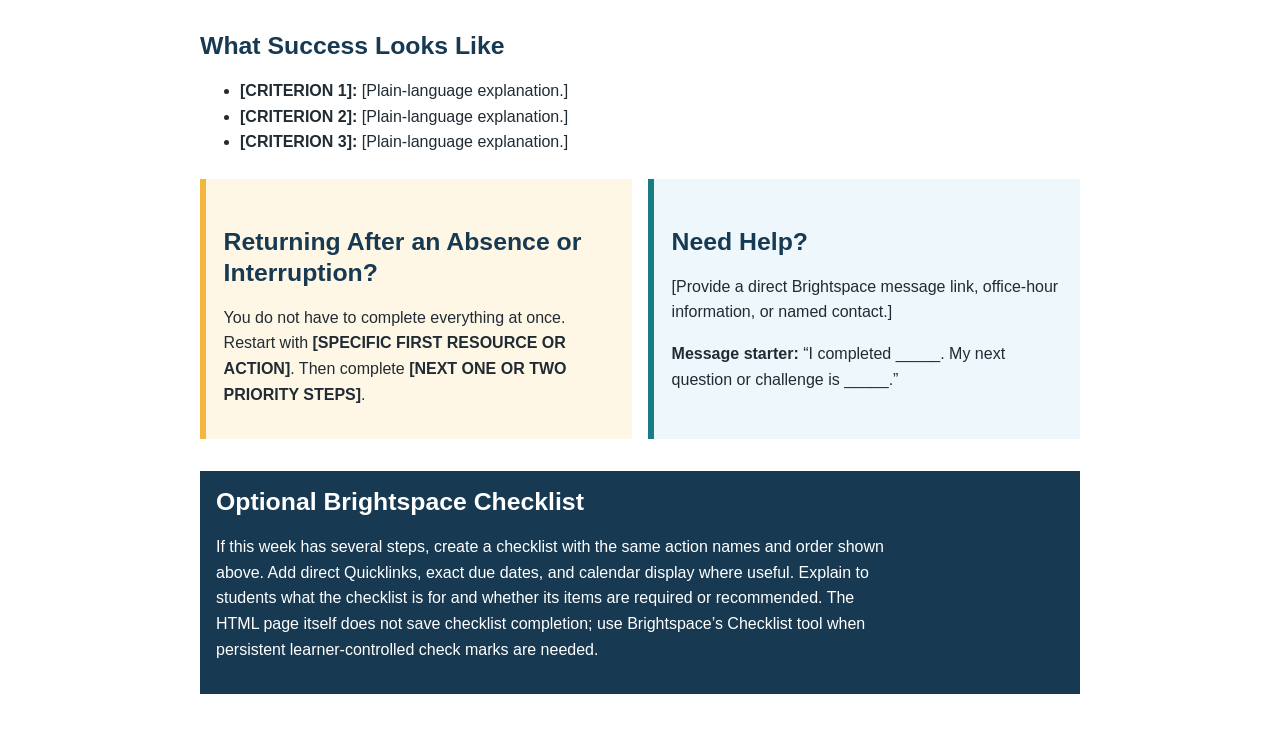
<file: assets/brightspace-weekly-overview-template.html>
<!doctype html>
<html lang="en">
<head>
  <meta charset="utf-8">
  <meta name="viewport" content="width=device-width, initial-scale=1">
  <title>Brightspace Weekly Overview Faculty Template</title>
  <style>
    :root { color-scheme: light; --navy:#173a52; --blue:#006fbf; --teal:#167d86; --gold:#f3b73f; --ink:#202b33; --line:#cfd9df; --soft:#f3f7f9; }
    * { box-sizing:border-box; }
    body { margin:0; color:var(--ink); background:#fff; font-family:Arial,Helvetica,sans-serif; line-height:1.6; }
    main { max-width:960px; margin:0 auto; padding:clamp(1rem,4vw,2.5rem); }
    h1,h2,h3 { color:var(--navy); line-height:1.25; }
    h1 { margin:.2rem 0 .75rem; font-size:clamp(2rem,5vw,3.2rem); }
    h2 { margin:2rem 0 .75rem; font-size:1.55rem; }
    h3 { margin:0 0 .4rem; font-size:1.15rem; }
    p,li { max-width:76ch; }
    a { color:#005a9c; }
    a:focus-visible { outline:3px solid #ffbf47; outline-offset:3px; }
    .eyebrow { margin:0; color:var(--teal); font-size:.86rem; font-weight:800; letter-spacing:.08em; text-transform:uppercase; }
    .lead { font-size:1.15rem; }
    .objective { padding:1rem 1.1rem; background:#eef7fb; border-left:6px solid var(--blue); }
    .at-a-glance { display:grid; grid-template-columns:repeat(2,minmax(0,1fr)); gap:.75rem; padding:1rem; border:1px solid var(--line); border-radius:.55rem; }
    .at-a-glance div { padding:.65rem; background:var(--soft); }
    .at-a-glance strong,.at-a-glance span { display:block; }
    .path { display:grid; gap:.75rem; padding:0; list-style:none; counter-reset:step; }
    .path li { counter-increment:step; display:grid; grid-template-columns:42px 1fr; gap:.8rem; padding:1rem; border:1px solid var(--line); border-radius:.55rem; }
    .path li::before { content:counter(step); display:grid; place-items:center; width:38px; height:38px; color:#fff; background:var(--blue); border-radius:50%; font-weight:800; }
    .choice-grid { display:grid; grid-template-columns:repeat(3,minmax(0,1fr)); gap:.75rem; }
    .choice-grid article { padding:1rem; border:1px solid var(--line); border-radius:.55rem; }
    .support-grid { display:grid; grid-template-columns:repeat(2,minmax(0,1fr)); gap:1rem; margin-top:1.5rem; }
    .support-grid article { padding:1rem 1.1rem; background:#fff7e6; border-left:6px solid var(--gold); }
    .support-grid article:last-child { background:#eef7fb; border-left-color:var(--teal); }
    .faculty-note { margin-top:2rem; padding:1rem; color:#fff; background:var(--navy); }
    @media (max-width:700px) { .at-a-glance,.choice-grid,.support-grid { grid-template-columns:1fr; } }
  </style>
</head>
<body>
  <main>
    <!-- FACULTY: Replace every item in square brackets before publishing. -->
    <p class="eyebrow">[COURSE NAME] · [WEEK OR MODULE NUMBER]</p>
    <h1>[WEEK OR MODULE TITLE]</h1>
    <p class="lead">[In two or three sentences, explain what students will learn, why it matters, and how this week connects to the course.]</p>

    <section class="objective" aria-labelledby="objective-title">
      <h2 id="objective-title">Learning Objective</h2>
      <p>[Use an observable verb: By the end of this module, you will be able to...]</p>
    </section>

    <section aria-labelledby="glance-title">
      <h2 id="glance-title">At a Glance</h2>
      <div class="at-a-glance">
        <div><strong>Due</strong><span>[DAY, MONTH DATE, YEAR, TIME AND TIME ZONE]</span></div>
        <div><strong>Estimated time</strong><span>[TOTAL ESTIMATED TIME OR RANGE]</span></div>
        <div><strong>What you will submit</strong><span>[ASSIGNMENT OR ACTIVITY NAME]</span></div>
        <div><strong>First action</strong><span>[ONE SMALL, CONCRETE PLACE TO BEGIN]</span></div>
      </div>
    </section>

    <section aria-labelledby="path-title">
      <h2 id="path-title">Follow This Path</h2>
      <ol class="path">
        <li><div><h3>[ACTION 1]</h3><p>[Brief direction and estimated time.] <a href="[PASTE BRIGHTSPACE QUICKLINK]">[Open the resource]</a></p></div></li>
        <li><div><h3>[ACTION 2]</h3><p>[Brief direction and estimated time.] <a href="[PASTE BRIGHTSPACE QUICKLINK]">[Open the activity]</a></p></div></li>
        <li><div><h3>[ACTION 3]</h3><p>[Brief direction and estimated time.] <a href="[PASTE BRIGHTSPACE QUICKLINK]">[Open the assignment]</a></p></div></li>
        <li><div><h3>Review What Success Looks Like</h3><p>[Link to or summarize the rubric, checklist, or success criteria.]</p></div></li>
        <li><div><h3>Submit or Ask for Help</h3><p>[Explain where to submit and identify the direct help route.]</p></div></li>
      </ol>
    </section>

    <section aria-labelledby="choice-title">
      <h2 id="choice-title">Ways to Participate or Respond</h2>
      <div class="choice-grid">
        <article><h3>[OPTION 1]</h3><p>[Requirements and length.]</p></article>
        <article><h3>[OPTION 2]</h3><p>[Requirements and length.]</p></article>
        <article><h3>[OPTION 3]</h3><p>[Requirements and length.]</p></article>
      </div>
      <p>[Explain whether students may choose any option and confirm that the same learning criteria apply.]</p>
    </section>

    <section aria-labelledby="criteria-title">
      <h2 id="criteria-title">What Success Looks Like</h2>
      <ul>
        <li><strong>[CRITERION 1]:</strong> [Plain-language explanation.]</li>
        <li><strong>[CRITERION 2]:</strong> [Plain-language explanation.]</li>
        <li><strong>[CRITERION 3]:</strong> [Plain-language explanation.]</li>
      </ul>
    </section>

    <div class="support-grid">
      <article>
        <h2>Returning After an Absence or Interruption?</h2>
        <p>You do not have to complete everything at once. Restart with <strong>[SPECIFIC FIRST RESOURCE OR ACTION]</strong>. Then complete <strong>[NEXT ONE OR TWO PRIORITY STEPS]</strong>.</p>
      </article>
      <article>
        <h2>Need Help?</h2>
        <p>[Provide a direct Brightspace message link, office-hour information, or named contact.]</p>
        <p><strong>Message starter:</strong> “I completed _____. My next question or challenge is _____.”</p>
      </article>
    </div>

    <section class="faculty-note" aria-labelledby="checklist-note-title">
      <h2 id="checklist-note-title" style="color:#fff; margin-top:0;">Optional Brightspace Checklist</h2>
      <p>If this week has several steps, create a checklist with the same action names and order shown above. Add direct Quicklinks, exact due dates, and calendar display where useful. Explain to students what the checklist is for and whether its items are required or recommended. The HTML page itself does not save checklist completion; use Brightspace’s Checklist tool when persistent learner-controlled check marks are needed.</p>
    </section>
  </main>
</body>
</html>
</file>
<file: styles.css>
:root {
  --blue: #006fbf;
  --blue-dark: #173a52;
  --teal: #167d86;
  --gold: #f3b73f;
  --ink: #202b33;
  --muted: #53636e;
  --line: #cfd9df;
  --soft: #f3f7f9;
  --blue-soft: #eef7fb;
  --gold-soft: #fff6df;
  --white: #fff;
  --shadow: 0 10px 28px rgba(23, 58, 82, .12);
  --radius: .65rem;
  --content-width: 1050px;
  font-size: 100%;
}

* { box-sizing: border-box; }
html { scroll-behavior: smooth; }
body { margin: 0; color: var(--ink); background: #eef2f4; font-family: Arial, Helvetica, sans-serif; line-height: 1.6; }
button, input, select, textarea { font: inherit; }
button, a { -webkit-tap-highlight-color: transparent; }
a { color: #005a9c; }
a:focus-visible, button:focus-visible, input:focus-visible, select:focus-visible, textarea:focus-visible, summary:focus-visible { outline: 3px solid #ffbf47; outline-offset: 3px; }
img { max-width: 100%; height: auto; }
h1, h2, h3, h4 { color: var(--blue-dark); line-height: 1.22; }
h2 { margin: .15rem 0 1rem; font-size: clamp(2rem, 4vw, 3.15rem); }
h3 { margin: 1.65rem 0 .65rem; font-size: clamp(1.25rem, 2vw, 1.55rem); }
h4 { margin: 1.25rem 0 .4rem; font-size: 1.1rem; }
h5 { margin: .2rem 0 .45rem; color: var(--blue-dark); font-size: 1rem; }
p, li { max-width: 78ch; }
blockquote { margin: 1rem 0; padding: .8rem 1rem; background: var(--soft); border-left: 5px solid #236b42; }

.sr-only { position: absolute; width: 1px; height: 1px; padding: 0; margin: -1px; overflow: hidden; clip: rect(0,0,0,0); white-space: nowrap; border: 0; }
.skip-link { position: fixed; z-index: 999; top: .5rem; left: .5rem; padding: .7rem 1rem; color: #000; background: #fff; border: 3px solid #000; transform: translateY(-150%); }
.skip-link:focus { transform: translateY(0); }

.topbar { position: sticky; top: 0; z-index: 30; min-height: 68px; display: flex; align-items: center; gap: 1rem; padding: .55rem 1rem; color: var(--ink); background: var(--white); border-bottom: 1px solid var(--line); box-shadow: 0 2px 7px rgba(0,0,0,.08); }
.brand { display: inline-flex; align-items: center; gap: .7rem; margin-right: auto; color: var(--ink); text-decoration: none; }
.brand span:last-child { display: grid; line-height: 1.2; }
.brand small { margin-top: .15rem; color: var(--muted); }
.brand-mark { display: inline-grid; place-items: center; width: 40px; height: 40px; color: #fff; background: var(--blue); border-radius: 50%; font-weight: 800; }
.icon-button { padding: .55rem .75rem; color: var(--blue-dark); background: #fff; border: 1px solid var(--line); border-radius: .4rem; font-weight: 700; cursor: pointer; }
.icon-button:hover { background: var(--blue-soft); }
.menu-button { display: none; }

.app-shell { display: grid; grid-template-columns: 365px minmax(0,1fr); min-height: calc(100vh - 68px); }
.sidebar { position: sticky; top: 68px; align-self: start; height: calc(100vh - 68px); overflow-y: auto; background: #fff; border-right: 1px solid var(--line); }
.course-banner { padding: 1.35rem 1.5rem; color: #fff; background: linear-gradient(135deg, #036fb9, #075b98); }
.course-banner p { margin: 0; color: #fff; }
.course-banner h1 { margin: .35rem 0 0; color: #fff; font-size: 1.45rem; }
.course-subtitle { margin-top: .25rem !important; font-weight: 700; }
.course-title-row { display: flex; align-items: center; gap: 1rem; }
.course-title-row h1 { flex: 1; }
.progress-ring { --progress: 0deg; flex: 0 0 auto; width: 58px; height: 58px; display: grid; place-items: center; background: conic-gradient(#fff var(--progress), rgba(255,255,255,.3) 0); border-radius: 50%; }
.progress-ring::before { content: ""; grid-area: 1/1; width: 44px; height: 44px; background: #0867a5; border-radius: 50%; }
.progress-ring span { z-index: 1; grid-area: 1/1; color: #fff; font-size: .8rem; font-weight: 800; }
.course-nav { padding: .8rem; }
.course-nav details { margin: 0 0 .55rem; border: 1px solid var(--line); border-radius: .55rem; overflow: hidden; }
.course-nav summary { padding: .9rem 1rem; color: var(--blue-dark); background: #f8fafb; cursor: pointer; font-weight: 800; }
.course-nav a { display: flex; align-items: center; gap: .6rem; padding: .78rem 1rem .78rem 1.35rem; color: #075e9c; border-top: 1px solid #e3e8eb; text-decoration: none; }
.course-nav a::before { content: "○"; color: #71818b; }
.course-nav a.completed::before { content: "✓"; color: #16733b; font-weight: 900; }
.course-nav a[aria-current="page"] { color: var(--blue-dark); background: #e7f0f6; font-weight: 800; box-shadow: inset 5px 0 0 var(--blue); }
.module-count { float: right; color: var(--muted); font-size: .8rem; font-weight: 700; }
.reset-button { width: calc(100% - 1.6rem); margin: 0 .8rem 1rem; padding: .65rem; color: #653535; background: #fff; border: 1px solid #d9b5b5; border-radius: .4rem; cursor: pointer; }

.main-content { min-width: 0; padding: 1.5rem clamp(1rem, 4vw, 3.5rem) 2rem; background: #fff; }
.prototype-notice { max-width: var(--content-width); margin: 0 auto 1.4rem; padding: .7rem 1rem; color: #273943; background: #f6f7f8; border-left: 5px solid #6b7880; font-size: .92rem; }
.page { max-width: var(--content-width); min-height: 68vh; margin: 0 auto; }
.page[hidden] { display: none; }
.eyebrow { margin: 0 0 .25rem; color: var(--teal); font-size: .86rem; font-weight: 900; letter-spacing: .09em; text-transform: uppercase; }
.page-lead { margin-top: -.2rem; color: #42545f; font-size: 1.15rem; }
.hero { display: grid; grid-template-columns: 1.05fr .95fr; align-items: center; gap: clamp(1.5rem, 4vw, 3.5rem); padding: clamp(1.25rem, 3vw, 2.4rem); background: linear-gradient(135deg, #f4f9fc, #fff7e7); border: 1px solid var(--line); border-radius: 1rem; }
.hero h2 { font-size: clamp(2.5rem, 6vw, 4.8rem); }
.hero-lead { font-size: 1.25rem; }
.hero img { border-radius: .75rem; box-shadow: var(--shadow); }
.orientation-section { display: grid; grid-template-columns: minmax(0, 1.15fr) minmax(280px, .85fr); gap: 1.25rem; margin: 1.5rem 0; }
.video-stage, .orientation-copy { padding: 1.2rem; background: #fff; border: 1px solid var(--line); border-radius: var(--radius); }
.video-placeholder { min-height: 270px; display: grid; place-items: center; align-content: center; gap: .55rem; padding: 1.5rem; color: #fff; text-align: center; background: linear-gradient(135deg, #173a52, #006fbf); border-radius: .55rem; }
.video-placeholder strong { font-size: clamp(1.35rem, 3vw, 2rem); }
.video-placeholder span:last-child { color: #e8f5fb; }
.project-video { display: block; width: 100%; aspect-ratio: 16 / 9; background: #0f2533; border-radius: .55rem; }
.play-symbol { display: grid; place-items: center; width: 64px; height: 64px; padding-left: .25rem; background: rgba(255,255,255,.16); border: 2px solid rgba(255,255,255,.85); border-radius: 50%; font-size: 1.8rem; }
.video-note { margin: .8rem 0 0; color: var(--muted); font-size: .95rem; }
.orientation-copy h3 { margin-top: .2rem; }
.compact-steps { display: grid; gap: .55rem; margin: .9rem 0 0; padding-left: 1.5rem; }
.compact-steps li { padding-left: .25rem; }
.research-question { margin: 1.5rem 0; padding: 1.2rem 1.3rem; color: #fff; background: var(--blue-dark); border-radius: var(--radius); }
.research-question .eyebrow, .research-question p { color: #fff; }
.research-question p:last-child { max-width: 70ch; margin: .3rem 0 0; font-size: clamp(1.15rem, 2.4vw, 1.45rem); font-weight: 700; }
.project-details { margin: .85rem 0; background: #fff; border: 1px solid var(--line); border-radius: var(--radius); }
.project-details summary { padding: 1rem 1.15rem; color: var(--blue-dark); font-weight: 800; cursor: pointer; }
.project-details[open] summary { border-bottom: 1px solid var(--line); }
.project-details > div { padding: .2rem 1.15rem 1rem; }
.project-details p { max-width: 82ch; }

.button-row { display: flex; flex-wrap: wrap; gap: .7rem; margin-top: 1.25rem; }
.primary-button, .secondary-button, .complete-button, .small-button, .action-path a, .action-path button { display: inline-flex; align-items: center; justify-content: center; min-height: 44px; padding: .68rem 1rem; border-radius: .4rem; font-weight: 800; text-decoration: none; cursor: pointer; }
.primary-button, .complete-button { color: #fff; background: var(--blue); border: 2px solid var(--blue); }
.primary-button:hover, .complete-button:hover { background: #00558f; border-color: #00558f; }
.secondary-button, .small-button { color: #075b98; background: #fff; border: 2px solid var(--blue); }
.secondary-button:hover, .small-button:hover { background: var(--blue-soft); }
.text-button { padding: .4rem .55rem; color: #075b98; background: transparent; border: 0; text-decoration: underline; cursor: pointer; }

.info-grid { display: grid; gap: 1rem; margin: 1.5rem 0; }
.three-up { grid-template-columns: repeat(3, 1fr); }
.two-up { grid-template-columns: repeat(2, 1fr); }
.info-card, .soft-card { padding: 1.25rem; background: var(--soft); border: 1px solid var(--line); border-radius: var(--radius); }
.info-card h3, .soft-card h3 { margin-top: .35rem; }
.card-number { display: grid; place-items: center; width: 34px; height: 34px; color: #fff; background: var(--blue); border-radius: 50%; font-weight: 900; }
.soft-card.warm { background: var(--gold-soft); border-color: #e9c675; }
.time-card { display: flex; flex-wrap: wrap; justify-content: space-between; gap: 1rem; margin-top: 1.5rem; padding: 1rem 1.2rem; background: var(--blue-dark); color: #fff; border-radius: var(--radius); }

.persona-intro { display: grid; grid-template-columns: minmax(240px, 340px) 1fr; gap: 1.6rem; align-items: center; padding: 1.5rem; background: #eaf4f4; border-left: 6px solid var(--teal); border-radius: var(--radius); }
.persona-intro figure { margin: 0; }
.persona-intro img { border-radius: .6rem; }
.persona-intro figcaption { margin-top: .45rem; color: var(--muted); font-size: .86rem; }
.persona-intro h3 { margin-top: 0; }
.profile-highlights { display: grid; grid-template-columns: repeat(2, minmax(0, 1fr)); gap: .55rem; margin: 1rem 0 0; padding: 0; list-style: none; }
.profile-highlights li { max-width: none; padding: .55rem .7rem; color: var(--blue-dark); background: var(--gold-soft); border-left: 4px solid var(--gold); border-radius: .2rem; font-size: .9rem; font-weight: 700; }
.check-list li { margin-bottom: .4rem; }

.callout { margin: 1.4rem 0; padding: 1rem 1.25rem; border-radius: var(--radius); }
.scenario-banner { display: block; width: 100%; max-height: 430px; margin: 1rem 0 1.4rem; object-fit: cover; border-radius: var(--radius); box-shadow: var(--shadow); }
.callout h3 { margin-top: 0; }
.callout.dark { color: #fff; background: var(--blue-dark); }
.callout.dark h3 { color: #fff; }
.callout.blue { background: var(--blue-soft); border-left: 6px solid var(--blue); }
.callout.gold { background: var(--gold-soft); border-left: 6px solid var(--gold); }
.numbered-list li { margin-bottom: .65rem; padding-left: .35rem; }

.page-heading-row { display: flex; justify-content: space-between; align-items: flex-start; gap: 1rem; }
.timer-card { display: grid; grid-template-columns: auto auto auto; gap: .4rem; min-width: 245px; padding: .75rem; background: var(--blue-soft); border: 1px solid #aed2e6; border-radius: var(--radius); }
.timer-label { grid-column: 1/2; color: var(--muted); font-size: .78rem; font-weight: 800; text-transform: uppercase; }
.timer-output { grid-column: 2/4; justify-self: end; color: var(--blue-dark); font-size: 1.3rem; font-weight: 900; }
.dense-course-page { padding: 1.35rem; border: 1px solid var(--line); border-radius: var(--radius); }
.dense-course-page > p:first-child { margin-top: 0; }
.page-actions-inline { padding-top: 1rem; border-top: 1px solid var(--line); }
.simulation-warning { margin: 1rem 0; padding: .65rem 1rem; color: #5f176e; background: #f8eefd; border-left: 5px solid #6900a0; }
.assignment-panel { margin: 1rem 0; padding: 1.4rem; border: 1px solid var(--line); border-radius: var(--radius); box-shadow: var(--shadow); }
.assignment-panel h3:first-child { margin-top: 0; }
.plain-assignment { box-shadow: none; }
.assignment-meta { display: flex; flex-wrap: wrap; gap: .6rem; }
.assignment-meta span { padding: .65rem .8rem; background: var(--blue-soft); border-radius: .35rem; }
.response-choice { display: grid; gap: .55rem; margin: 1.25rem 0; padding: 1rem; border: 1px solid var(--line); border-radius: .45rem; }
.response-choice legend { padding: 0 .35rem; color: var(--blue-dark); font-weight: 800; }

.objective-card { margin: 1.4rem 0; padding: 1rem 1.2rem; background: var(--blue-soft); border-left: 6px solid var(--blue); }
.objective-card h3, .objective-card p { margin: 0; }
.objective-card p { margin-top: .35rem; }
.glance-card { margin: 1.4rem 0; padding: 1.2rem; border: 1px solid var(--line); border-radius: var(--radius); }
.glance-card h3 { margin-top: 0; }
.glance-grid { display: grid; grid-template-columns: repeat(4, 1fr); gap: 1rem; }
.glance-grid div { padding-top: .65rem; border-top: 1px solid var(--line); }
.glance-grid strong, .glance-grid span { display: block; }
.action-path { display: grid; gap: .7rem; padding: 0; list-style: none; }
.action-path li { max-width: none; display: grid; grid-template-columns: 42px 1fr auto; align-items: center; gap: .9rem; padding: .85rem 1rem; border: 1px solid var(--line); border-radius: var(--radius); }
.action-path li > span { display: grid; place-items: center; width: 38px; height: 38px; color: #fff; background: var(--blue); border-radius: 50%; font-weight: 900; }
.action-path div { display: grid; }
.action-path small { color: var(--muted); }
.action-path a, .action-path button { color: #075b98; background: #fff; border: 2px solid var(--blue); }
.content-section { margin: 2rem 0; scroll-margin-top: 90px; }
.case-note { margin: 1.5rem 0; padding: 1rem 1.2rem; background: #f6f7f8; border-left: 6px solid #606e77; scroll-margin-top: 90px; }
.case-note h3 { margin-top: 0; }
.choice-list li { margin-bottom: .45rem; }
.criteria-grid { display: grid; grid-template-columns: repeat(4, 1fr); gap: .7rem; }
.criteria-grid div { display: grid; padding: 1rem; text-align: center; background: var(--soft); border-radius: .5rem; }
.criteria-grid strong { color: var(--blue); font-size: 1.7rem; }

.checklist-progress { padding: 1rem; background: var(--soft); border-radius: var(--radius); }
.progress-bar { height: 12px; margin-top: .55rem; overflow: hidden; background: #dce5ea; border-radius: 99px; }
.progress-bar span { display: block; width: 0; height: 100%; background: var(--teal); transition: width .25s ease; }
.interactive-checklist { display: grid; margin: 1.25rem 0; border: 1px solid var(--line); border-radius: var(--radius); overflow: hidden; }
.interactive-checklist label { display: flex; gap: .85rem; align-items: flex-start; padding: 1rem; border-bottom: 1px solid var(--line); cursor: pointer; }
.interactive-checklist label:last-child { border-bottom: 0; }
.interactive-checklist label:hover { background: var(--blue-soft); }
.interactive-checklist input { width: 1.3rem; height: 1.3rem; margin-top: .15rem; }
.interactive-checklist span { display: grid; }
.interactive-checklist small { color: var(--muted); }
.checklist-explainer { margin: 2rem 0; padding: 1.2rem; background: var(--blue-soft); border-left: 6px solid var(--teal); }
.checklist-explainer h3 { margin-top: 0; }
.checklist-explainer h4 { margin-top: 0; }

.evaluation-grid { display: grid; grid-template-columns: 1fr 1fr; gap: 1rem; }
.evaluation-grid fieldset { display: grid; gap: .85rem; padding: 1.15rem; border: 1px solid var(--line); border-radius: var(--radius); }
.evaluation-grid legend { padding: 0 .4rem; color: var(--blue-dark); font-size: 1.3rem; font-weight: 900; }
#evaluation-form > label, .evaluation-grid label { display: grid; gap: .3rem; margin-bottom: .9rem; font-weight: 700; }
input[type="number"], select, textarea { width: 100%; padding: .65rem .7rem; color: var(--ink); background: #fff; border: 1px solid #87949c; border-radius: .35rem; }
textarea { resize: vertical; }
input[type="range"] { width: 100%; }
.save-status { color: #236b42; font-weight: 700; }
.table-wrap { overflow-x: auto; margin: 1.2rem 0; }
table { width: 100%; min-width: 780px; border-collapse: collapse; }
caption { padding: .6rem; color: var(--blue-dark); font-size: 1.15rem; font-weight: 800; text-align: left; }
th, td { padding: .8rem; border: 1px solid var(--line); text-align: left; vertical-align: top; }
thead th { color: #fff; background: var(--blue-dark); }
tbody tr:nth-child(even) { background: var(--soft); }
.faculty-template { margin: 2rem 0; padding: 1.25rem; background: #fff; border: 2px solid var(--blue); border-radius: var(--radius); }
.faculty-template h3 { margin-top: .25rem; }
.feasibility-grid { display: grid; grid-template-columns: repeat(2, minmax(0, 1fr)); gap: .9rem; margin: 1rem 0 1.5rem; }
.feasibility-grid article { padding: 1rem; background: var(--blue-soft); border-left: 5px solid var(--teal); border-radius: .35rem; }
.feasibility-grid p { margin: 0; }

.comparison-grid { display: grid; grid-template-columns: repeat(3, 1fr); gap: 1rem; margin: 1.2rem 0 2rem; }
.comparison-grid article { padding: 1.2rem; border: 1px solid var(--line); border-top: 6px solid #73828b; border-radius: var(--radius); }
.comparison-grid article:nth-child(2) { border-top-color: var(--blue); }
.comparison-grid .insight { background: var(--blue-dark); border-color: var(--blue-dark); }
.comparison-grid .insight h3, .comparison-grid .insight p { color: #fff; }
.comparison-grid h3 { margin-top: 0; }
.udl-grid, .discussion-grid { display: grid; grid-template-columns: repeat(3, 1fr); gap: 1rem; margin: 1.2rem 0; }
.udl-grid article { padding: 1.1rem; background: var(--blue-soft); border-radius: var(--radius); }
.udl-grid h4 { margin-top: 0; color: var(--teal); }
.recommendations { display: grid; gap: .7rem; padding-left: 1.7rem; }
.recommendations li { padding: .8rem 1rem; background: var(--soft); border-radius: .45rem; }
.recommendations strong, .recommendations span { display: block; }
.discussion-grid { grid-template-columns: 1fr 1fr; }

.module-connections { display: grid; grid-template-columns: repeat(2, minmax(0, 1fr)); gap: 1rem; margin: 1.2rem 0 2rem; }
.module-connections article { padding: 1.2rem; background: #fff; border: 1px solid var(--line); border-top: 6px solid var(--teal); border-radius: var(--radius); box-shadow: 0 5px 16px rgba(23, 58, 82, .07); }
.module-connections h4 { margin-top: .45rem; }
.module-label { display: inline-block; padding: .25rem .55rem; color: #fff; background: var(--blue-dark); border-radius: 99px; font-size: .8rem; font-weight: 900; letter-spacing: .04em; text-transform: uppercase; }
.connection-note { padding-top: .8rem; border-top: 1px solid var(--line); color: #364b57; }
.source-map table { min-width: 680px; }
.source-map th:first-child { width: 33%; }
.reference-list { display: grid; gap: .85rem; padding-left: 1.8rem; }
.reference-list li { max-width: 88ch; padding-left: .35rem; overflow-wrap: anywhere; }

.page-footer { max-width: var(--content-width); display: grid; grid-template-columns: 1fr auto 1fr; align-items: center; gap: .7rem; margin: 2.5rem auto 0; padding-top: 1.25rem; border-top: 1px solid var(--line); }
#next-page { justify-self: end; }
#previous-page { justify-self: start; }
.complete-button.is-complete { color: #173d26; background: #dff3e5; border-color: #3c8b56; }
.toast { position: fixed; z-index: 100; right: 1rem; bottom: 1rem; max-width: 330px; padding: .8rem 1rem; color: #fff; background: #173a52; border-radius: .5rem; box-shadow: var(--shadow); }

@media (max-width: 1050px) {
  .app-shell { grid-template-columns: 310px minmax(0,1fr); }
  .glance-grid { grid-template-columns: 1fr 1fr; }
  .three-up, .comparison-grid, .udl-grid { grid-template-columns: 1fr; }
}

@media (max-width: 800px) {
  .topbar { flex-wrap: wrap; }
  .menu-button { display: inline-block; }
  .app-shell { display: block; }
  .sidebar { position: fixed; z-index: 50; top: 0; left: 0; width: min(92vw, 370px); height: 100vh; transform: translateX(-105%); transition: transform .2s ease; box-shadow: var(--shadow); }
  .sidebar.is-open { transform: translateX(0); }
  .sidebar-scrim { position: fixed; z-index: 40; inset: 0; background: rgba(0,0,0,.45); }
  .main-content { padding: 1rem; }
  .hero, .orientation-section, .persona-intro, .two-up, .evaluation-grid, .discussion-grid, .feasibility-grid, .module-connections { grid-template-columns: 1fr; }
  .hero img { order: -1; }
  .profile-highlights { grid-template-columns: 1fr; }
  .page-heading-row { display: block; }
  .timer-card { margin-bottom: 1rem; }
  .action-path li { grid-template-columns: 42px 1fr; }
  .action-path a, .action-path button { grid-column: 1/3; }
  .criteria-grid { grid-template-columns: 1fr 1fr; }
  .page-footer { grid-template-columns: 1fr 1fr; }
  #complete-page { grid-column: 1/3; grid-row: 1; }
}

@media (prefers-reduced-motion: reduce) {
  *, *::before, *::after { scroll-behavior: auto !important; transition: none !important; }
}

@media print {
  .topbar, .sidebar, .prototype-notice, .page-footer, .timer-card, .reset-button { display: none !important; }
  .app-shell { display: block; }
  .main-content { padding: 0; }
  .page { display: block !important; page-break-after: always; }
}
</file>
